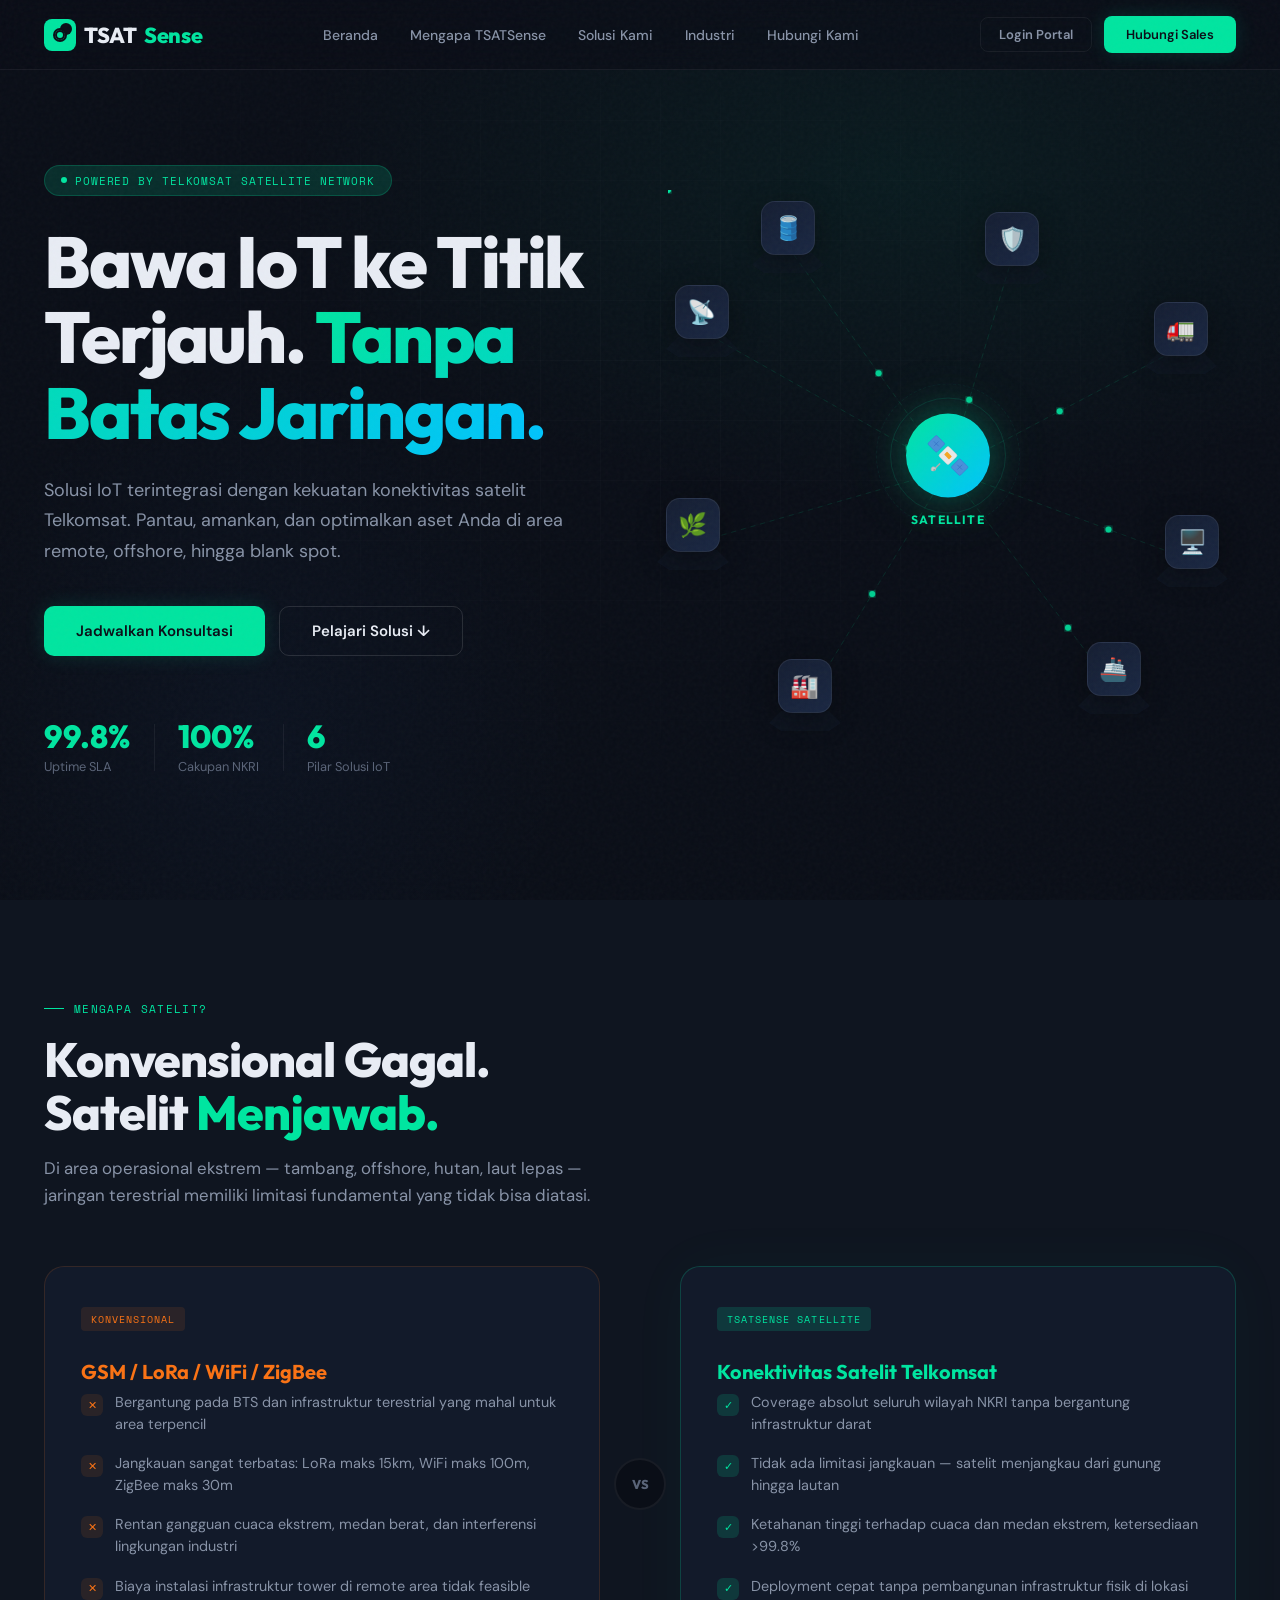
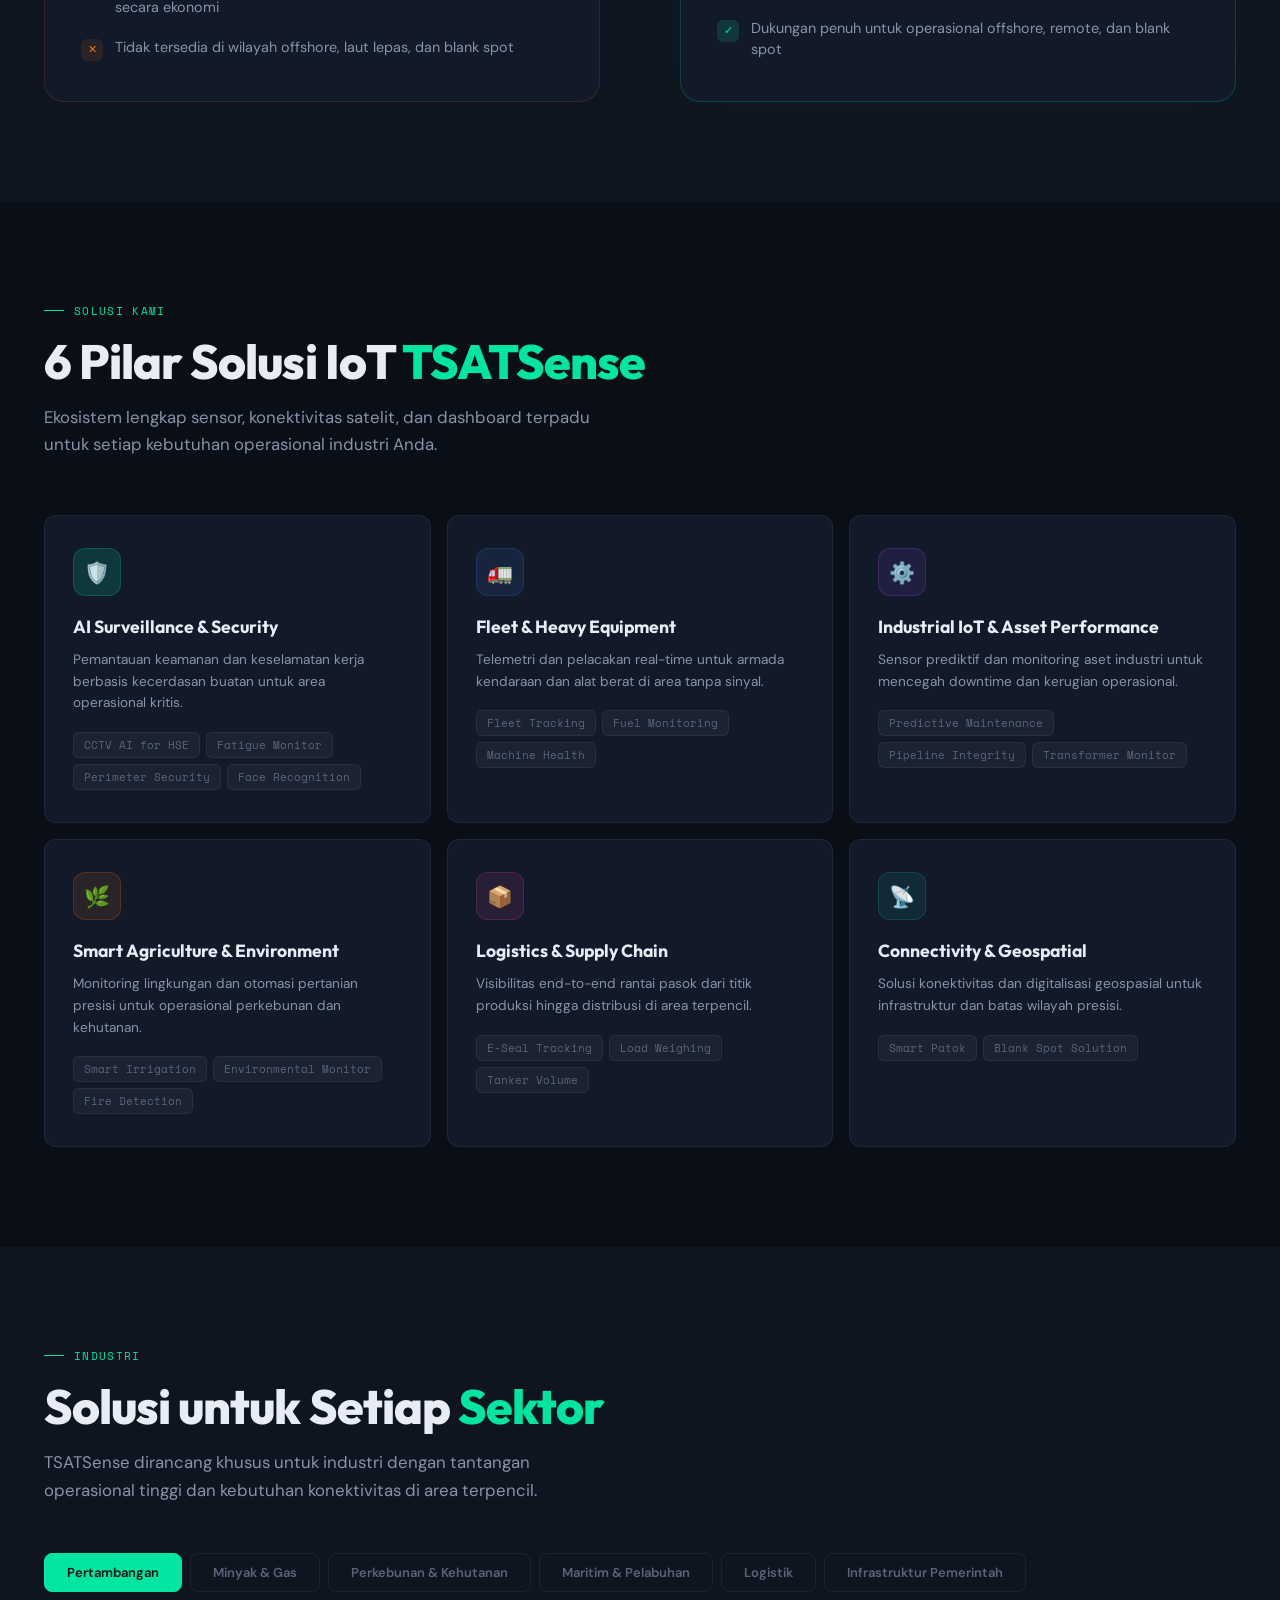
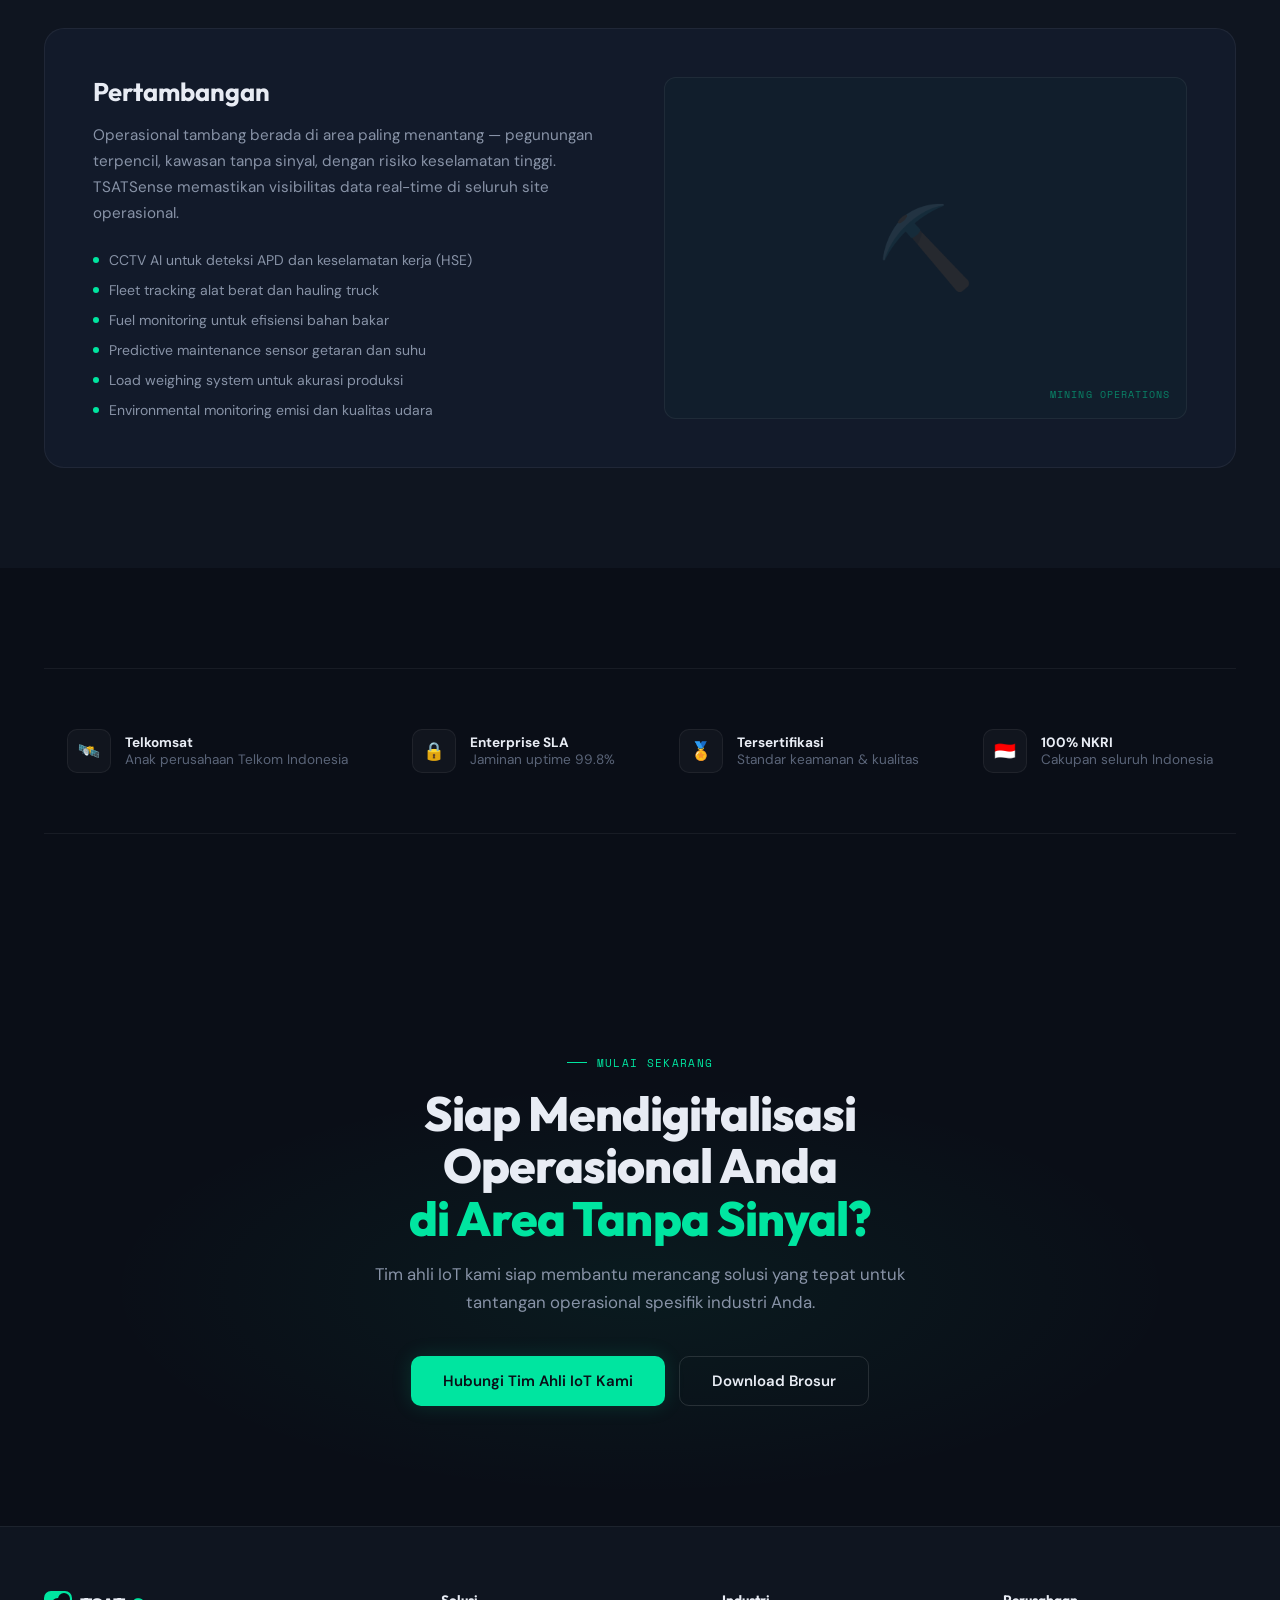
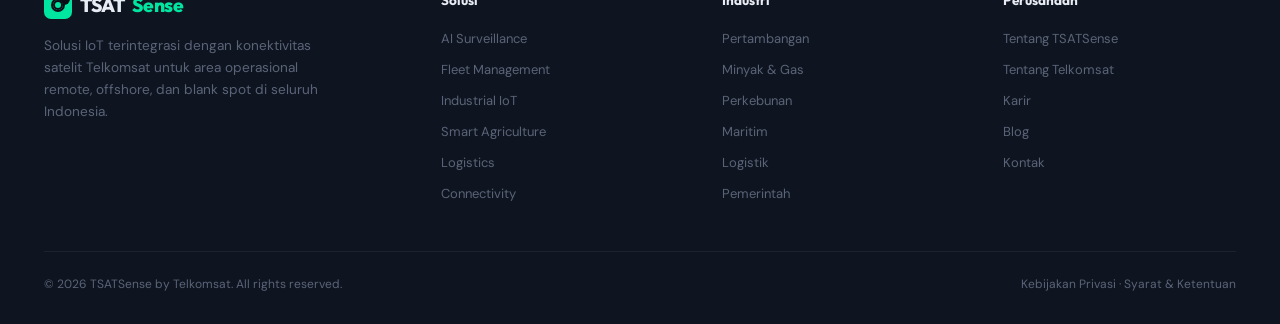
<file: index.html>
<!DOCTYPE html>
<html lang="id">
<head>
  <meta charset="UTF-8">
  <meta name="viewport" content="width=device-width, initial-scale=1.0">
  <meta name="description" content="TSATSense — Solusi IoT terintegrasi dengan konektivitas satelit Telkomsat untuk area remote, offshore, dan blank spot di seluruh Indonesia.">
  <meta name="keywords" content="IoT, satelit, Telkomsat, TSATSense, remote monitoring, offshore, Indonesia">
  <meta name="author" content="Telkomsat">

  <title>TSATSense — IoT Tanpa Batas Jaringan | Telkomsat</title>

  <!-- Favicon placeholder -->
  <link rel="icon" type="image/svg+xml" href="data:image/svg+xml,<svg xmlns='http://www.w3.org/2000/svg' viewBox='0 0 32 32'><rect width='32' height='32' rx='6' fill='%2300e5a0'/><circle cx='16' cy='14' r='6' fill='%230a0e17'/><path d='M10 22c0-3.3 2.7-6 6-6s6 2.7 6 6' fill='none' stroke='%230a0e17' stroke-width='2'/></svg>">

  <!-- Google Fonts -->
  <link rel="preconnect" href="https://fonts.googleapis.com">
  <link rel="preconnect" href="https://fonts.gstatic.com" crossorigin>
  <link href="https://fonts.googleapis.com/css2?family=DM+Sans:ital,opsz,wght@0,9..40,300;0,9..40,400;0,9..40,500;0,9..40,600;0,9..40,700;1,9..40,400&family=Outfit:wght@400;500;600;700;800;900&family=Space+Mono:wght@400;700&display=swap" rel="stylesheet">

  <!-- Stylesheet -->
  <link rel="stylesheet" href="styles.css">
</head>
<body>

  <!-- ============================================================
       NAVBAR
       ============================================================ -->
  <nav class="navbar" id="navbar">
    <div class="container">
      <a href="#" class="nav-logo">
        <div class="logo-icon"></div>
        TSAT<span>Sense</span>
      </a>

      <ul class="nav-links">
        <li><a href="#hero">Beranda</a></li>
        <li><a href="#challenge">Mengapa TSATSense</a></li>
        <li><a href="#solutions">Solusi Kami</a></li>
        <li><a href="#industries">Industri</a></li>
        <li><a href="#contact">Hubungi Kami</a></li>
      </ul>

      <div class="nav-actions">
        <button class="btn-ghost" onclick="openLoginModal()">Login Portal</button>
        <button class="btn-primary" onclick="openModal()">Hubungi Sales</button>
      </div>

      <button class="mobile-toggle" onclick="openMobileNav()" aria-label="Menu">
        <span></span><span></span><span></span>
      </button>
    </div>
  </nav>

  <!-- Mobile Navigation Overlay -->
  <div class="mobile-nav-overlay" id="mobileNav">
    <button class="mobile-nav-close" onclick="closeMobileNav()" aria-label="Tutup Menu">✕</button>
    <a href="#hero">Beranda</a>
    <a href="#challenge">Mengapa TSATSense</a>
    <a href="#solutions">Solusi Kami</a>
    <a href="#industries">Industri</a>
    <a href="#contact">Hubungi Kami</a>
    <button class="btn-primary btn-lg" onclick="closeMobileNav(); openModal();">Hubungi Sales</button>
  </div>


  <!-- ============================================================
       HERO SECTION
       ============================================================ -->
  <section class="hero" id="hero">
    <div class="hero-bg">
      <div class="hero-grid"></div>
    </div>

    <div class="container">
      <!-- Left: Text Content -->
      <div class="hero-content">
        <div class="hero-badge">
          <span class="pulse"></span>
          Powered by Telkomsat Satellite Network
        </div>

        <h1>Bawa IoT ke Titik Terjauh. <span class="highlight">Tanpa Batas Jaringan.</span></h1>

        <p class="hero-sub">
          Solusi IoT terintegrasi dengan kekuatan konektivitas satelit Telkomsat.
          Pantau, amankan, dan optimalkan aset Anda di area remote, offshore, hingga blank spot.
        </p>

        <div class="hero-actions">
          <button class="btn-primary btn-lg" onclick="openModal()">Jadwalkan Konsultasi</button>
          <button class="btn-outline" onclick="scrollToSection('solutions')">Pelajari Solusi ↓</button>
        </div>

        <div class="hero-stats">
          <div class="hero-stat">
            <div class="num">99.8%</div>
            <div class="label">Uptime SLA</div>
          </div>
          <div class="hero-stat">
            <div class="num">100%</div>
            <div class="label">Cakupan NKRI</div>
          </div>
          <div class="hero-stat">
            <div class="num">6</div>
            <div class="label">Pilar Solusi IoT</div>
          </div>
        </div>
      </div>

      <!-- Right: Isometric IoT Network Illustration -->
      <div class="hero-illustration" id="isoIllustration">
        <!-- SVG connection lines (drawn dynamically by JS) -->
        <svg class="iso-connections" id="isoLines" preserveAspectRatio="xMidYMid meet"></svg>

        <!-- Central Hub: Satellite -->
        <div class="iso-hub">
          <div class="hub-core">
            <svg class="sat-icon" viewBox="0 0 64 64" fill="none" xmlns="http://www.w3.org/2000/svg">
              <rect x="6" y="6" width="18" height="18" rx="2" transform="rotate(45 15 15)" fill="#4A90D9" stroke="#3B7DD8" stroke-width="1"/>
              <line x1="10" y1="15" x2="20" y2="15" stroke="#2C6BC0" stroke-width="0.8" transform="rotate(45 15 15)"/>
              <line x1="15" y1="10" x2="15" y2="20" stroke="#2C6BC0" stroke-width="0.8" transform="rotate(45 15 15)"/>
              <rect x="40" y="40" width="18" height="18" rx="2" transform="rotate(45 49 49)" fill="#4A90D9" stroke="#3B7DD8" stroke-width="1"/>
              <line x1="44" y1="49" x2="54" y2="49" stroke="#2C6BC0" stroke-width="0.8" transform="rotate(45 49 49)"/>
              <line x1="49" y1="44" x2="49" y2="54" stroke="#2C6BC0" stroke-width="0.8" transform="rotate(45 49 49)"/>
              <rect x="22" y="22" width="20" height="20" rx="3" transform="rotate(45 32 32)" fill="#E8E8E8" stroke="#D0D0D0" stroke-width="0.8"/>
              <rect x="27" y="29" width="10" height="6" rx="1" transform="rotate(45 32 32)" fill="#F5A623"/>
              <line x1="20" y1="44" x2="12" y2="52" stroke="#B0B0B0" stroke-width="2" stroke-linecap="round"/>
              <path d="M14 50C10 46 6 50 8 54C12 56 16 52 14 50Z" fill="#C8C8C8" stroke="#B0B0B0" stroke-width="0.8"/>
              <circle cx="12" cy="53" r="1.5" fill="#A0A0A0"/>
            </svg>
          </div>
          <span class="hub-label">SATELLITE</span>
        </div>

        <!-- Node 1: Oil & Gas -->
        <div class="iso-node node-1 float-1" data-node="1">
          <div class="iso-icon">🛢️</div>
          <div class="iso-platform"><svg viewBox="0 0 72 20" fill="none"><path d="M12 0H60L72 12L60 20H12L0 12L12 0Z" fill="#111827" opacity="0.5"/></svg></div>
          <span class="iso-label">Oil & Gas</span>
        </div>

        <!-- Node 2: AI Security -->
        <div class="iso-node node-2 float-2" data-node="2">
          <div class="iso-icon">🛡️</div>
          <div class="iso-platform"><svg viewBox="0 0 72 20" fill="none"><path d="M12 0H60L72 12L60 20H12L0 12L12 0Z" fill="#111827" opacity="0.5"/></svg></div>
          <span class="iso-label">AI Security</span>
        </div>

        <!-- Node 3: Fleet -->
        <div class="iso-node node-3 float-3" data-node="3">
          <div class="iso-icon">🚛</div>
          <div class="iso-platform"><svg viewBox="0 0 72 20" fill="none"><path d="M12 0H60L72 12L60 20H12L0 12L12 0Z" fill="#111827" opacity="0.5"/></svg></div>
          <span class="iso-label">Fleet</span>
        </div>

        <!-- Node 4: Dashboard -->
        <div class="iso-node node-4 float-4" data-node="4">
          <div class="iso-icon">🖥️</div>
          <div class="iso-platform"><svg viewBox="0 0 72 20" fill="none"><path d="M12 0H60L72 12L60 20H12L0 12L12 0Z" fill="#111827" opacity="0.5"/></svg></div>
          <span class="iso-label">Dashboard</span>
        </div>

        <!-- Node 5: Maritime -->
        <div class="iso-node node-5 float-5" data-node="5">
          <div class="iso-icon">🚢</div>
          <div class="iso-platform"><svg viewBox="0 0 72 20" fill="none"><path d="M12 0H60L72 12L60 20H12L0 12L12 0Z" fill="#111827" opacity="0.5"/></svg></div>
          <span class="iso-label">Maritime</span>
        </div>

        <!-- Node 6: Industrial -->
        <div class="iso-node node-6 float-6" data-node="6">
          <div class="iso-icon">🏭</div>
          <div class="iso-platform"><svg viewBox="0 0 72 20" fill="none"><path d="M12 0H60L72 12L60 20H12L0 12L12 0Z" fill="#111827" opacity="0.5"/></svg></div>
          <span class="iso-label">Industrial</span>
        </div>

        <!-- Node 7: Agriculture -->
        <div class="iso-node node-7 float-7" data-node="7">
          <div class="iso-icon">🌿</div>
          <div class="iso-platform"><svg viewBox="0 0 72 20" fill="none"><path d="M12 0H60L72 12L60 20H12L0 12L12 0Z" fill="#111827" opacity="0.5"/></svg></div>
          <span class="iso-label">Agriculture</span>
        </div>

        <!-- Node 8: Connectivity -->
        <div class="iso-node node-8 float-8" data-node="8">
          <div class="iso-icon">📡</div>
          <div class="iso-platform"><svg viewBox="0 0 72 20" fill="none"><path d="M12 0H60L72 12L60 20H12L0 12L12 0Z" fill="#111827" opacity="0.5"/></svg></div>
          <span class="iso-label">Connectivity</span>
        </div>
      </div>
    </div>
  </section>


  <!-- ============================================================
       CHALLENGE SECTION — Satellite vs Conventional
       ============================================================ -->
  <section class="challenge" id="challenge">
    <div class="container">
      <div class="section-label reveal">Mengapa Satelit?</div>
      <h2 class="section-title reveal">Konvensional Gagal.<br>Satelit <span style="color:var(--accent)">Menjawab.</span></h2>
      <p class="section-desc reveal">Di area operasional ekstrem — tambang, offshore, hutan, laut lepas — jaringan terestrial memiliki limitasi fundamental yang tidak bisa diatasi.</p>

      <div class="challenge-grid reveal">
        <!-- Conventional -->
        <div class="comparison-col conventional">
          <span class="tag">Konvensional</span>
          <h3>GSM / LoRa / WiFi / ZigBee</h3>
          <ul class="compare-items">
            <li><span class="icon">✕</span> Bergantung pada BTS dan infrastruktur terestrial yang mahal untuk area terpencil</li>
            <li><span class="icon">✕</span> Jangkauan sangat terbatas: LoRa maks 15km, WiFi maks 100m, ZigBee maks 30m</li>
            <li><span class="icon">✕</span> Rentan gangguan cuaca ekstrem, medan berat, dan interferensi lingkungan industri</li>
            <li><span class="icon">✕</span> Biaya instalasi infrastruktur tower di remote area tidak feasible secara ekonomi</li>
            <li><span class="icon">✕</span> Tidak tersedia di wilayah offshore, laut lepas, dan blank spot</li>
          </ul>
        </div>

        <!-- VS Divider -->
        <div class="vs-divider">
          <div class="vs-badge">VS</div>
        </div>

        <!-- Satellite -->
        <div class="comparison-col satellite">
          <span class="tag">TSATSense Satellite</span>
          <h3>Konektivitas Satelit Telkomsat</h3>
          <ul class="compare-items">
            <li><span class="icon">✓</span> Coverage absolut seluruh wilayah NKRI tanpa bergantung infrastruktur darat</li>
            <li><span class="icon">✓</span> Tidak ada limitasi jangkauan — satelit menjangkau dari gunung hingga lautan</li>
            <li><span class="icon">✓</span> Ketahanan tinggi terhadap cuaca dan medan ekstrem, ketersediaan &gt;99.8%</li>
            <li><span class="icon">✓</span> Deployment cepat tanpa pembangunan infrastruktur fisik di lokasi</li>
            <li><span class="icon">✓</span> Dukungan penuh untuk operasional offshore, remote, dan blank spot</li>
          </ul>
        </div>
      </div>
    </div>
  </section>


  <!-- ============================================================
       SOLUTIONS SECTION — 6 Pillars
       ============================================================ -->
  <section class="solutions" id="solutions">
    <div class="container">
      <div class="section-label reveal">Solusi Kami</div>
      <h2 class="section-title reveal">6 Pilar Solusi IoT <span style="color:var(--accent)">TSATSense</span></h2>
      <p class="section-desc reveal">Ekosistem lengkap sensor, konektivitas satelit, dan dashboard terpadu untuk setiap kebutuhan operasional industri Anda.</p>

      <div class="solutions-grid">
        <div class="solution-card reveal">
          <div class="card-icon">🛡️</div>
          <h3>AI Surveillance & Security</h3>
          <p>Pemantauan keamanan dan keselamatan kerja berbasis kecerdasan buatan untuk area operasional kritis.</p>
          <div class="card-tags">
            <span class="card-tag">CCTV AI for HSE</span>
            <span class="card-tag">Fatigue Monitor</span>
            <span class="card-tag">Perimeter Security</span>
            <span class="card-tag">Face Recognition</span>
          </div>
        </div>

        <div class="solution-card reveal">
          <div class="card-icon">🚛</div>
          <h3>Fleet & Heavy Equipment</h3>
          <p>Telemetri dan pelacakan real-time untuk armada kendaraan dan alat berat di area tanpa sinyal.</p>
          <div class="card-tags">
            <span class="card-tag">Fleet Tracking</span>
            <span class="card-tag">Fuel Monitoring</span>
            <span class="card-tag">Machine Health</span>
          </div>
        </div>

        <div class="solution-card reveal">
          <div class="card-icon">⚙️</div>
          <h3>Industrial IoT & Asset Performance</h3>
          <p>Sensor prediktif dan monitoring aset industri untuk mencegah downtime dan kerugian operasional.</p>
          <div class="card-tags">
            <span class="card-tag">Predictive Maintenance</span>
            <span class="card-tag">Pipeline Integrity</span>
            <span class="card-tag">Transformer Monitor</span>
          </div>
        </div>

        <div class="solution-card reveal">
          <div class="card-icon">🌿</div>
          <h3>Smart Agriculture & Environment</h3>
          <p>Monitoring lingkungan dan otomasi pertanian presisi untuk operasional perkebunan dan kehutanan.</p>
          <div class="card-tags">
            <span class="card-tag">Smart Irrigation</span>
            <span class="card-tag">Environmental Monitor</span>
            <span class="card-tag">Fire Detection</span>
          </div>
        </div>

        <div class="solution-card reveal">
          <div class="card-icon">📦</div>
          <h3>Logistics & Supply Chain</h3>
          <p>Visibilitas end-to-end rantai pasok dari titik produksi hingga distribusi di area terpencil.</p>
          <div class="card-tags">
            <span class="card-tag">E-Seal Tracking</span>
            <span class="card-tag">Load Weighing</span>
            <span class="card-tag">Tanker Volume</span>
          </div>
        </div>

        <div class="solution-card reveal">
          <div class="card-icon">📡</div>
          <h3>Connectivity & Geospatial</h3>
          <p>Solusi konektivitas dan digitalisasi geospasial untuk infrastruktur dan batas wilayah presisi.</p>
          <div class="card-tags">
            <span class="card-tag">Smart Patok</span>
            <span class="card-tag">Blank Spot Solution</span>
          </div>
        </div>
      </div>
    </div>
  </section>


  <!-- ============================================================
       INDUSTRIES SECTION — Tabbed panels
       ============================================================ -->
  <section class="industries" id="industries">
    <div class="container">
      <div class="section-label reveal">Industri</div>
      <h2 class="section-title reveal">Solusi untuk Setiap <span style="color:var(--accent)">Sektor</span></h2>
      <p class="section-desc reveal">TSATSense dirancang khusus untuk industri dengan tantangan operasional tinggi dan kebutuhan konektivitas di area terpencil.</p>

      <!-- Tabs -->
      <div class="industries-tabs reveal">
        <button class="ind-tab active" data-panel="mining">Pertambangan</button>
        <button class="ind-tab" data-panel="oilgas">Minyak & Gas</button>
        <button class="ind-tab" data-panel="agri">Perkebunan & Kehutanan</button>
        <button class="ind-tab" data-panel="maritime">Maritim & Pelabuhan</button>
        <button class="ind-tab" data-panel="logistics">Logistik</button>
        <button class="ind-tab" data-panel="government">Infrastruktur Pemerintah</button>
      </div>

      <!-- Panel: Mining -->
      <div class="industry-panel active" id="panel-mining">
        <div class="industry-info">
          <h3>Pertambangan</h3>
          <p>Operasional tambang berada di area paling menantang — pegunungan terpencil, kawasan tanpa sinyal, dengan risiko keselamatan tinggi. TSATSense memastikan visibilitas data real-time di seluruh site operasional.</p>
          <ul class="use-case-list">
            <li><span class="dot"></span> CCTV AI untuk deteksi APD dan keselamatan kerja (HSE)</li>
            <li><span class="dot"></span> Fleet tracking alat berat dan hauling truck</li>
            <li><span class="dot"></span> Fuel monitoring untuk efisiensi bahan bakar</li>
            <li><span class="dot"></span> Predictive maintenance sensor getaran dan suhu</li>
            <li><span class="dot"></span> Load weighing system untuk akurasi produksi</li>
            <li><span class="dot"></span> Environmental monitoring emisi dan kualitas udara</li>
          </ul>
        </div>
        <div class="industry-visual">
          <div class="big-icon">⛏️</div>
          <span class="overlay-text">mining operations</span>
        </div>
      </div>

      <!-- Panel: Oil & Gas -->
      <div class="industry-panel" id="panel-oilgas">
        <div class="industry-info">
          <h3>Minyak & Gas</h3>
          <p>Platform offshore dan fasilitas onshore terpencil membutuhkan monitoring 24/7 tanpa kompromi. TSATSense menjamin aliran data kontinu via satelit untuk keamanan dan efisiensi.</p>
          <ul class="use-case-list">
            <li><span class="dot"></span> Pipeline integrity monitoring & deteksi kebocoran</li>
            <li><span class="dot"></span> Tanker volume & stock monitoring real-time</li>
            <li><span class="dot"></span> Fatigue & distraction monitoring untuk operator</li>
            <li><span class="dot"></span> Smart perimeter security platform offshore</li>
            <li><span class="dot"></span> Machine health monitoring peralatan kritis</li>
          </ul>
        </div>
        <div class="industry-visual">
          <div class="big-icon">🛢️</div>
          <span class="overlay-text">oil & gas operations</span>
        </div>
      </div>

      <!-- Panel: Agriculture -->
      <div class="industry-panel" id="panel-agri">
        <div class="industry-info">
          <h3>Perkebunan & Kehutanan</h3>
          <p>Lahan perkebunan dan kawasan hutan yang luas memerlukan monitoring jarak jauh untuk irigasi, deteksi kebakaran, dan pemantauan lingkungan.</p>
          <ul class="use-case-list">
            <li><span class="dot"></span> Smart irrigation & fertigation otomatis</li>
            <li><span class="dot"></span> Fire detection system untuk hotspot lahan</li>
            <li><span class="dot"></span> Environmental monitoring kualitas udara dan emisi</li>
            <li><span class="dot"></span> Smart Patok untuk digitalisasi batas lahan</li>
          </ul>
        </div>
        <div class="industry-visual">
          <div class="big-icon">🌴</div>
          <span class="overlay-text">agriculture & forestry</span>
        </div>
      </div>

      <!-- Panel: Maritime -->
      <div class="industry-panel" id="panel-maritime">
        <div class="industry-info">
          <h3>Maritim & Pelabuhan</h3>
          <p>Konektivitas di laut lepas adalah tantangan terbesar sektor maritim. Satelit Telkomsat menjadi satu-satunya solusi yang andal untuk pemantauan kapal dan operasional pelabuhan.</p>
          <ul class="use-case-list">
            <li><span class="dot"></span> Fleet tracking kapal dan armada laut</li>
            <li><span class="dot"></span> E-Seal & container tracking</li>
            <li><span class="dot"></span> CCTV AI surveillance pelabuhan</li>
            <li><span class="dot"></span> Blank spot connectivity di perairan</li>
          </ul>
        </div>
        <div class="industry-visual">
          <div class="big-icon">🚢</div>
          <span class="overlay-text">maritime operations</span>
        </div>
      </div>

      <!-- Panel: Logistics -->
      <div class="industry-panel" id="panel-logistics">
        <div class="industry-info">
          <h3>Logistik</h3>
          <p>Rantai pasok yang melewati area terpencil membutuhkan visibilitas real-time dari titik muat hingga tujuan akhir.</p>
          <ul class="use-case-list">
            <li><span class="dot"></span> E-Seal & container tracking end-to-end</li>
            <li><span class="dot"></span> Load weighing system akurasi volume</li>
            <li><span class="dot"></span> Tanker volume & stock monitoring</li>
            <li><span class="dot"></span> Fleet tracking lintas wilayah</li>
          </ul>
        </div>
        <div class="industry-visual">
          <div class="big-icon">📦</div>
          <span class="overlay-text">logistics & supply chain</span>
        </div>
      </div>

      <!-- Panel: Government -->
      <div class="industry-panel" id="panel-government">
        <div class="industry-info">
          <h3>Infrastruktur Pemerintah</h3>
          <p>Mendukung digitalisasi infrastruktur publik dan pemantauan aset pemerintah di wilayah 3T (Terdepan, Terluar, Tertinggal).</p>
          <ul class="use-case-list">
            <li><span class="dot"></span> Smart Patok digitalisasi batas wilayah</li>
            <li><span class="dot"></span> Blank spot connectivity untuk wilayah 3T</li>
            <li><span class="dot"></span> Smart transformer monitoring jaringan listrik</li>
            <li><span class="dot"></span> Runway inspection system bandara perintis</li>
          </ul>
        </div>
        <div class="industry-visual">
          <div class="big-icon">🏛️</div>
          <span class="overlay-text">government infrastructure</span>
        </div>
      </div>
    </div>
  </section>


  <!-- ============================================================
       TRUST SECTION
       ============================================================ -->
  <section class="trust" id="trust">
    <div class="container">
      <div class="trust-bar reveal">
        <div class="trust-item">
          <div class="trust-icon">🛰️</div>
          <div>
            <strong style="display:block;color:var(--text-primary)">Telkomsat</strong>
            Anak perusahaan Telkom Indonesia
          </div>
        </div>
        <div class="trust-item">
          <div class="trust-icon">🔒</div>
          <div>
            <strong style="display:block;color:var(--text-primary)">Enterprise SLA</strong>
            Jaminan uptime 99.8%
          </div>
        </div>
        <div class="trust-item">
          <div class="trust-icon">🏅</div>
          <div>
            <strong style="display:block;color:var(--text-primary)">Tersertifikasi</strong>
            Standar keamanan & kualitas
          </div>
        </div>
        <div class="trust-item">
          <div class="trust-icon">🇮🇩</div>
          <div>
            <strong style="display:block;color:var(--text-primary)">100% NKRI</strong>
            Cakupan seluruh Indonesia
          </div>
        </div>
      </div>
    </div>
  </section>


  <!-- ============================================================
       FINAL CTA
       ============================================================ -->
  <section class="final-cta" id="contact">
    <div class="container">
      <div class="section-label" style="justify-content:center">Mulai Sekarang</div>
      <h2 class="section-title reveal">Siap Mendigitalisasi Operasional Anda<br><span style="color:var(--accent)">di Area Tanpa Sinyal?</span></h2>
      <p class="section-desc reveal">Tim ahli IoT kami siap membantu merancang solusi yang tepat untuk tantangan operasional spesifik industri Anda.</p>
      <div class="cta-actions reveal">
        <button class="btn-primary btn-lg" onclick="openModal()">Hubungi Tim Ahli IoT Kami</button>
        <button class="btn-outline" onclick="openModal()">Download Brosur</button>
      </div>
    </div>
  </section>


  <!-- ============================================================
       FOOTER
       ============================================================ -->
  <footer class="footer">
    <div class="container">
      <div class="footer-grid">
        <div class="footer-brand">
          <a href="#" class="nav-logo" style="font-size:1.2rem;">
            <div class="logo-icon" style="width:28px;height:28px;border-radius:7px;"></div>
            TSAT<span>Sense</span>
          </a>
          <p>Solusi IoT terintegrasi dengan konektivitas satelit Telkomsat untuk area operasional remote, offshore, dan blank spot di seluruh Indonesia.</p>
        </div>
        <div class="footer-col">
          <h4>Solusi</h4>
          <ul>
            <li><a href="#solutions">AI Surveillance</a></li>
            <li><a href="#solutions">Fleet Management</a></li>
            <li><a href="#solutions">Industrial IoT</a></li>
            <li><a href="#solutions">Smart Agriculture</a></li>
            <li><a href="#solutions">Logistics</a></li>
            <li><a href="#solutions">Connectivity</a></li>
          </ul>
        </div>
        <div class="footer-col">
          <h4>Industri</h4>
          <ul>
            <li><a href="#industries">Pertambangan</a></li>
            <li><a href="#industries">Minyak & Gas</a></li>
            <li><a href="#industries">Perkebunan</a></li>
            <li><a href="#industries">Maritim</a></li>
            <li><a href="#industries">Logistik</a></li>
            <li><a href="#industries">Pemerintah</a></li>
          </ul>
        </div>
        <div class="footer-col">
          <h4>Perusahaan</h4>
          <ul>
            <li><a href="#">Tentang TSATSense</a></li>
            <li><a href="#">Tentang Telkomsat</a></li>
            <li><a href="#">Karir</a></li>
            <li><a href="#">Blog</a></li>
            <li><a href="#">Kontak</a></li>
          </ul>
        </div>
      </div>
      <div class="footer-bottom">
        <span>&copy; 2026 TSATSense by Telkomsat. All rights reserved.</span>
        <span>Kebijakan Privasi &middot; Syarat & Ketentuan</span>
      </div>
    </div>
  </footer>


  <!-- ============================================================
       CONTACT MODAL
       ============================================================ -->
  <div class="modal-overlay" id="contactModal">
    <div class="modal">
      <button class="modal-close" onclick="closeModal()">✕</button>
      <h3>Konsultasi Solusi IoT</h3>
      <p>Tim kami akan menghubungi Anda dalam 1×24 jam kerja.</p>
      <div>
        <div class="form-row">
          <div class="form-group">
            <label for="form-name">Nama Lengkap</label>
            <input type="text" id="form-name" placeholder="John Doe">
          </div>
          <div class="form-group">
            <label for="form-title">Jabatan</label>
            <input type="text" id="form-title" placeholder="IT Director">
          </div>
        </div>
        <div class="form-group">
          <label for="form-company">Perusahaan</label>
          <input type="text" id="form-company" placeholder="PT Contoh Tbk">
        </div>
        <div class="form-row">
          <div class="form-group">
            <label for="form-email">Email Bisnis</label>
            <input type="email" id="form-email" placeholder="john@company.com">
          </div>
          <div class="form-group">
            <label for="form-phone">No. Telepon</label>
            <input type="tel" id="form-phone" placeholder="+62 812 xxxx xxxx">
          </div>
        </div>
        <div class="form-group">
          <label for="form-industry">Industri</label>
          <select id="form-industry">
            <option value="">Pilih industri Anda</option>
            <option>Pertambangan</option>
            <option>Minyak & Gas</option>
            <option>Perkebunan / Kehutanan</option>
            <option>Maritim / Pelabuhan</option>
            <option>Logistik</option>
            <option>Infrastruktur Pemerintah</option>
            <option>Lainnya</option>
          </select>
        </div>
        <div class="form-group">
          <label for="form-message">Tantangan yang Ingin Diselesaikan</label>
          <textarea id="form-message" placeholder="Ceritakan kebutuhan IoT Anda..."></textarea>
        </div>
        <button class="btn-primary btn-lg form-submit" onclick="submitForm()">Kirim Permintaan Konsultasi</button>
      </div>
    </div>
  </div>


  <!-- Login Modal -->
  <div class="modal-overlay" id="loginModal">
    <div class="modal" style="max-width: 420px;">
      <button class="modal-close" onclick="closeLoginModal()">✕</button>
      <h3>Login Portal</h3>
      <p>Masukkan kredensial Anda untuk mengakses dashboard.</p>
      <div>
        <div class="form-group">
          <label for="login-username">Username</label>
          <input type="text" id="login-username" placeholder="Username" autocomplete="username">
        </div>
        <div class="form-group">
          <label for="login-password">Password</label>
          <input type="password" id="login-password" placeholder="Password" autocomplete="current-password">
        </div>
        <div id="login-error" style="display:none; color:#f97316; font-size:0.82rem; margin-bottom:12px;">
          Username atau password salah.
        </div>
        <button class="btn-primary btn-lg form-submit" onclick="submitLoginForm()">Masuk</button>
      </div>
    </div>
  </div>

  <!-- JavaScript -->
  <script src="main.js"></script>
</body>
</html>
</file>
<file: styles.css>
/* ================================================================
   TSATSense — IoT Tanpa Batas Jaringan | Telkomsat
   Main Stylesheet
   ================================================================ */

/* ============ RESET & VARIABLES ============ */
*, *::before, *::after { margin: 0; padding: 0; box-sizing: border-box; }

:root {
  --bg-primary: #0a0e17;
  --bg-secondary: #0f1520;
  --bg-card: #121a2a;
  --bg-card-hover: #182036;
  --accent: #00e5a0;
  --accent-dim: #00b87d;
  --accent-glow: rgba(0,229,160,0.15);
  --accent-blue: #3b82f6;
  --accent-orange: #f97316;
  --text-primary: #e8ecf4;
  --text-secondary: #8893a7;
  --text-muted: #5a6478;
  --border: rgba(255,255,255,0.06);
  --border-accent: rgba(0,229,160,0.2);
  --font-display: 'Outfit', sans-serif;
  --font-body: 'DM Sans', sans-serif;
  --font-mono: 'Space Mono', monospace;
  --radius: 12px;
  --radius-lg: 20px;
  --ease: cubic-bezier(0.22, 1, 0.36, 1);
}

html { scroll-behavior: smooth; font-size: 16px; }

body {
  font-family: var(--font-body);
  background: var(--bg-primary);
  color: var(--text-primary);
  overflow-x: hidden;
  -webkit-font-smoothing: antialiased;
}

a { color: inherit; text-decoration: none; }
img { max-width: 100%; display: block; }
button { font-family: inherit; cursor: pointer; border: none; background: none; }

/* ============ GRAIN OVERLAY ============ */
body::after {
  content: '';
  position: fixed;
  inset: 0;
  pointer-events: none;
  z-index: 9999;
  opacity: 0.03;
  background-image: url("data:image/svg+xml,%3Csvg viewBox='0 0 256 256' xmlns='http://www.w3.org/2000/svg'%3E%3Cfilter id='n'%3E%3CfeTurbulence type='fractalNoise' baseFrequency='0.9' numOctaves='4' stitchTiles='stitch'/%3E%3C/filter%3E%3Crect width='100%25' height='100%25' filter='url(%23n)'/%3E%3C/svg%3E");
}

/* ============ UTILITY ============ */
.container { max-width: 1240px; margin: 0 auto; padding: 0 24px; }
.sr-only { position: absolute; width: 1px; height: 1px; clip: rect(0,0,0,0); overflow: hidden; }


/* ================================================================
   NAVBAR
   ================================================================ */
.navbar {
  position: fixed; top: 0; left: 0; right: 0; z-index: 1000;
  padding: 16px 0;
  background: rgba(10,14,23,0.7);
  backdrop-filter: blur(20px);
  -webkit-backdrop-filter: blur(20px);
  border-bottom: 1px solid var(--border);
  transition: padding 0.3s var(--ease), background 0.3s;
}
.navbar.scrolled { padding: 10px 0; background: rgba(10,14,23,0.92); }
.navbar .container { display: flex; align-items: center; justify-content: space-between; }

.nav-logo {
  font-family: var(--font-display);
  font-weight: 800; font-size: 1.35rem;
  letter-spacing: -0.02em;
  display: flex; align-items: center; gap: 8px;
}
.nav-logo .logo-icon {
  width: 32px; height: 32px;
  background: var(--accent);
  border-radius: 8px;
  display: grid; place-items: center;
  position: relative;
}
.nav-logo .logo-icon::after {
  content: '';
  width: 10px; height: 10px;
  border: 2px solid var(--bg-primary);
  border-radius: 50%;
  box-shadow: 0 0 0 2px var(--bg-primary), 6px -6px 0 0 var(--bg-primary), 6px -6px 0 1px var(--bg-primary);
}
.nav-logo span { color: var(--accent); }

.nav-links { display: flex; align-items: center; gap: 32px; list-style: none; }
.nav-links a {
  font-size: 0.875rem; font-weight: 500;
  color: var(--text-secondary);
  transition: color 0.2s;
  position: relative;
}
.nav-links a:hover { color: var(--text-primary); }
.nav-links a::after {
  content: '';
  position: absolute; bottom: -4px; left: 0; right: 0;
  height: 2px; background: var(--accent);
  transform: scaleX(0); transform-origin: left;
  transition: transform 0.3s var(--ease);
}
.nav-links a:hover::after { transform: scaleX(1); }

.nav-actions { display: flex; align-items: center; gap: 12px; }

/* ---- Buttons (shared) ---- */
.btn-ghost {
  padding: 8px 18px;
  font-size: 0.8125rem; font-weight: 600;
  color: var(--text-secondary);
  border: 1px solid var(--border);
  border-radius: 8px;
  transition: all 0.25s;
}
.btn-ghost:hover { color: var(--text-primary); border-color: rgba(255,255,255,0.15); }

.btn-primary {
  padding: 10px 22px;
  font-size: 0.8125rem; font-weight: 600;
  color: var(--bg-primary);
  background: var(--accent);
  border-radius: 8px;
  transition: all 0.25s;
  box-shadow: 0 0 20px rgba(0,229,160,0.15);
}
.btn-primary:hover {
  background: #00ffb2;
  box-shadow: 0 0 30px rgba(0,229,160,0.25);
  transform: translateY(-1px);
}

.btn-lg { padding: 14px 32px; font-size: 0.9375rem; border-radius: 10px; }

.btn-outline {
  padding: 14px 32px;
  font-size: 0.9375rem; font-weight: 600;
  color: var(--text-primary);
  border: 1px solid rgba(255,255,255,0.12);
  border-radius: 10px;
  transition: all 0.25s;
}
.btn-outline:hover { border-color: rgba(255,255,255,0.25); background: rgba(255,255,255,0.03); }

/* Mobile nav toggle */
.mobile-toggle { display: none; flex-direction: column; gap: 5px; padding: 4px; }
.mobile-toggle span {
  display: block; width: 22px; height: 2px;
  background: var(--text-primary); border-radius: 2px;
  transition: all 0.3s;
}

/* Mobile nav overlay */
.mobile-nav-overlay {
  display: none;
  position: fixed; inset: 0;
  z-index: 999;
  background: rgba(10,14,23,0.96);
  backdrop-filter: blur(20px);
  -webkit-backdrop-filter: blur(20px);
  flex-direction: column;
  align-items: center;
  justify-content: center;
  gap: 28px;
}
.mobile-nav-overlay.open { display: flex; }
.mobile-nav-overlay a {
  font-family: var(--font-display);
  font-size: 1.4rem;
  font-weight: 700;
  color: var(--text-primary);
  transition: color 0.2s;
}
.mobile-nav-overlay a:hover { color: var(--accent); }
.mobile-nav-close {
  position: absolute; top: 20px; right: 24px;
  width: 40px; height: 40px;
  display: grid; place-items: center;
  font-size: 1.5rem;
  color: var(--text-secondary);
  border-radius: 8px;
  transition: background 0.2s;
}
.mobile-nav-close:hover { background: rgba(255,255,255,0.05); }


/* ================================================================
   HERO
   ================================================================ */
.hero {
  position: relative;
  min-height: 100vh;
  display: flex; align-items: center;
  padding: 120px 0 80px;
  overflow: hidden;
}

/* Background effects */
.hero-bg { position: absolute; inset: 0; z-index: 0; }
.hero-bg::before {
  content: '';
  position: absolute; inset: 0;
  background:
    radial-gradient(ellipse 80% 60% at 70% 20%, rgba(0,229,160,0.06) 0%, transparent 60%),
    radial-gradient(ellipse 50% 80% at 20% 80%, rgba(59,130,246,0.04) 0%, transparent 50%);
}
.hero-grid {
  position: absolute; inset: 0;
  background-image:
    linear-gradient(rgba(255,255,255,0.02) 1px, transparent 1px),
    linear-gradient(90deg, rgba(255,255,255,0.02) 1px, transparent 1px);
  background-size: 60px 60px;
  mask-image: radial-gradient(ellipse 70% 60% at 50% 40%, black, transparent);
}

/* Two-column layout */
.hero .container {
  position: relative; z-index: 1;
  display: grid;
  grid-template-columns: 1fr 1fr;
  gap: 40px;
  align-items: center;
}
.hero-content { max-width: 580px; }

/* Badge */
.hero-badge {
  display: inline-flex; align-items: center; gap: 8px;
  padding: 6px 16px;
  background: var(--accent-glow);
  border: 1px solid var(--border-accent);
  border-radius: 100px;
  font-family: var(--font-mono);
  font-size: 0.7rem;
  color: var(--accent);
  letter-spacing: 0.08em;
  text-transform: uppercase;
  margin-bottom: 28px;
  animation: fadeUp 0.8s var(--ease) both;
}
.hero-badge .pulse {
  width: 6px; height: 6px;
  background: var(--accent);
  border-radius: 50%;
  animation: pulse-dot 2s ease-in-out infinite;
}
@keyframes pulse-dot {
  0%,100% { opacity: 1; transform: scale(1); }
  50%     { opacity: 0.4; transform: scale(0.7); }
}

/* Headline */
.hero h1 {
  font-family: var(--font-display);
  font-size: clamp(2.8rem, 6vw, 4.5rem);
  font-weight: 800;
  line-height: 1.05;
  letter-spacing: -0.03em;
  margin-bottom: 24px;
  animation: fadeUp 0.8s 0.1s var(--ease) both;
}
.hero h1 .highlight {
  background: linear-gradient(135deg, var(--accent), #00c3ff);
  -webkit-background-clip: text;
  -webkit-text-fill-color: transparent;
  background-clip: text;
}

/* Sub-headline */
.hero-sub {
  font-size: 1.125rem;
  line-height: 1.7;
  color: var(--text-secondary);
  max-width: 560px;
  margin-bottom: 40px;
  animation: fadeUp 0.8s 0.2s var(--ease) both;
}

/* CTA buttons */
.hero-actions {
  display: flex; gap: 14px; flex-wrap: wrap;
  animation: fadeUp 0.8s 0.3s var(--ease) both;
}

/* Stats row */
.hero-stats {
  display: flex; gap: 48px; margin-top: 64px;
  animation: fadeUp 0.8s 0.45s var(--ease) both;
}
.hero-stat { position: relative; }
.hero-stat::before {
  content: '';
  position: absolute; left: -24px; top: 4px; bottom: 4px;
  width: 1px; background: var(--border);
}
.hero-stat:first-child::before { display: none; }
.hero-stat .num {
  font-family: var(--font-display);
  font-size: 2rem; font-weight: 800;
  color: var(--accent);
  line-height: 1;
}
.hero-stat .label {
  font-size: 0.8rem;
  color: var(--text-muted);
  margin-top: 6px;
}


/* ================================================================
   ISOMETRIC IoT ILLUSTRATION
   ================================================================ */
.hero-illustration {
  position: relative;
  width: 100%;
  aspect-ratio: 1 / 1;
  max-width: 560px;
  justify-self: center;
  animation: fadeUp 1s 0.5s var(--ease) both;
}

/* Connection lines SVG */
.iso-connections {
  position: absolute; inset: 0; z-index: 1; pointer-events: none;
}
.iso-connections line {
  stroke: rgba(0,229,160,0.1);
  stroke-width: 1;
  stroke-dasharray: 5 5;
  animation: dash-flow 20s linear infinite;
}
@keyframes dash-flow { to { stroke-dashoffset: -200; } }

.iso-connections .line-glow {
  stroke: rgba(0,229,160,0.25);
  stroke-width: 1.5;
  stroke-dasharray: none;
  filter: drop-shadow(0 0 4px rgba(0,229,160,0.2));
  animation: none;
}

/* Data pulse dots */
.data-pulse {
  r: 3; fill: var(--accent); opacity: 0;
  filter: drop-shadow(0 0 4px var(--accent));
}

/* Isometric nodes */
.iso-node {
  position: absolute;
  display: flex; flex-direction: column; align-items: center;
  z-index: 2;
  cursor: default;
}
.iso-node:hover { z-index: 20; }
.iso-node:hover .iso-icon {
  border-color: var(--border-accent);
  box-shadow: 0 10px 32px rgba(0,229,160,0.15);
  transform: translateY(-4px);
}
.iso-node:hover .iso-label { opacity: 1; transform: translateY(0); }

.iso-platform {
  width: 72px; height: 20px;
  position: relative;
  margin-top: -2px;
}
.iso-platform svg { width: 100%; height: 100%; }

.iso-icon {
  width: 54px; height: 54px;
  background: linear-gradient(145deg, #151e32, #1a2742);
  border: 1px solid rgba(255,255,255,0.07);
  border-radius: 14px;
  display: grid; place-items: center;
  font-size: 1.45rem;
  position: relative; z-index: 3;
  box-shadow: 0 8px 28px rgba(0,0,0,0.35);
  transition: all 0.35s var(--ease);
}

.iso-label {
  font-family: var(--font-mono);
  font-size: 0.56rem;
  color: var(--text-muted);
  text-transform: uppercase;
  letter-spacing: 0.06em;
  margin-top: 6px;
  white-space: nowrap;
  opacity: 0;
  transform: translateY(4px);
  transition: all 0.3s var(--ease);
}

/* Central hub */
.iso-hub {
  position: absolute;
  top: 50%; left: 50%;
  transform: translate(-50%, -50%);
  z-index: 10;
  display: flex; flex-direction: column; align-items: center;
}
.hub-core {
  width: 84px; height: 84px;
  border-radius: 50%;
  background: linear-gradient(135deg, var(--accent), #00c3ff);
  display: grid; place-items: center;
  box-shadow: 0 0 40px rgba(0,229,160,0.3), 0 0 80px rgba(0,229,160,0.1);
  animation: hub-glow 3s ease-in-out infinite;
  position: relative;
}
.hub-core::before {
  content: '';
  position: absolute; inset: -16px;
  border: 1.5px solid rgba(0,229,160,0.12);
  border-radius: 50%;
  animation: hub-ring 4s ease-in-out infinite;
}
.hub-core::after {
  content: '';
  position: absolute; inset: -30px;
  border: 1px dashed rgba(0,229,160,0.06);
  border-radius: 50%;
  animation: hub-ring 6s ease-in-out infinite reverse;
}
.hub-core .sat-icon { width: 44px; height: 44px; }
.hub-label {
  font-family: var(--font-display);
  font-weight: 700; font-size: 0.75rem;
  color: var(--accent); margin-top: 14px;
  letter-spacing: 0.1em;
  text-shadow: 0 0 20px rgba(0,229,160,0.3);
}

@keyframes hub-glow {
  0%,100% { box-shadow: 0 0 40px rgba(0,229,160,0.3), 0 0 80px rgba(0,229,160,0.1); }
  50%     { box-shadow: 0 0 55px rgba(0,229,160,0.4), 0 0 100px rgba(0,229,160,0.15); }
}
@keyframes hub-ring {
  0%,100% { transform: scale(1); opacity: 0.5; }
  50%     { transform: scale(1.08); opacity: 1; }
}

/* Float animations for nodes */
.float-1 { animation: float1 6s ease-in-out infinite; }
.float-2 { animation: float2 7s ease-in-out infinite; }
.float-3 { animation: float3 5.5s ease-in-out infinite; }
.float-4 { animation: float4 6.5s ease-in-out infinite; }
.float-5 { animation: float5 5s ease-in-out infinite; }
.float-6 { animation: float6 7.5s ease-in-out infinite; }
.float-7 { animation: float7 6s ease-in-out infinite; }
.float-8 { animation: float8 5.5s ease-in-out infinite; }

@keyframes float1 { 0%,100%{ transform:translateY(0); } 50%{ transform:translateY(-10px); } }
@keyframes float2 { 0%,100%{ transform:translateY(0); } 50%{ transform:translateY(-12px); } }
@keyframes float3 { 0%,100%{ transform:translateY(0); } 50%{ transform:translateY(-8px); } }
@keyframes float4 { 0%,100%{ transform:translateY(0); } 50%{ transform:translateY(-11px); } }
@keyframes float5 { 0%,100%{ transform:translateY(0); } 50%{ transform:translateY(-9px); } }
@keyframes float6 { 0%,100%{ transform:translateY(0); } 50%{ transform:translateY(-13px); } }
@keyframes float7 { 0%,100%{ transform:translateY(0); } 50%{ transform:translateY(-7px); } }
@keyframes float8 { 0%,100%{ transform:translateY(0); } 50%{ transform:translateY(-10px); } }

/* Node positions */
.node-1 { top: 2%;  left: 15%; }
.node-2 { top: 4%;  left: 55%; }
.node-3 { top: 20%; right: 2%; }
.node-4 { top: 58%; right: 0%; }
.node-5 { bottom: 3%; right: 14%; }
.node-6 { bottom: 0%; left: 18%; }
.node-7 { top: 55%; left: -2%; }
.node-8 { top: 17%; left: -1%; }


/* ================================================================
   SHARED SECTION STYLES
   ================================================================ */
section { padding: 100px 0; position: relative; }

.section-label {
  font-family: var(--font-mono);
  font-size: 0.7rem;
  color: var(--accent);
  text-transform: uppercase;
  letter-spacing: 0.12em;
  margin-bottom: 16px;
  display: flex; align-items: center; gap: 10px;
}
.section-label::before {
  content: '';
  width: 20px; height: 1px;
  background: var(--accent);
}

.section-title {
  font-family: var(--font-display);
  font-size: clamp(2rem, 4vw, 3rem);
  font-weight: 800;
  line-height: 1.1;
  letter-spacing: -0.02em;
  margin-bottom: 16px;
}

.section-desc {
  font-size: 1.05rem;
  color: var(--text-secondary);
  line-height: 1.65;
  max-width: 580px;
}


/* ================================================================
   CHALLENGE / COMPARISON SECTION
   ================================================================ */
.challenge { background: var(--bg-secondary); }

.challenge-grid {
  display: grid;
  grid-template-columns: 1fr 80px 1fr;
  gap: 0;
  margin-top: 56px;
  align-items: stretch;
}

.comparison-col {
  background: var(--bg-card);
  border-radius: var(--radius-lg);
  padding: 40px 36px;
  position: relative;
}
.comparison-col.conventional { border: 1px solid rgba(249,115,22,0.15); }
.comparison-col.satellite {
  border: 1px solid var(--border-accent);
  box-shadow: 0 0 60px rgba(0,229,160,0.04);
}

.comparison-col h3 {
  font-family: var(--font-display);
  font-size: 1.25rem; font-weight: 700;
  margin-bottom: 8px;
}
.comparison-col.conventional h3 { color: var(--accent-orange); }
.comparison-col.satellite h3 { color: var(--accent); }

.comparison-col .tag {
  font-family: var(--font-mono);
  font-size: 0.65rem;
  text-transform: uppercase;
  letter-spacing: 0.1em;
  padding: 4px 10px;
  border-radius: 4px;
  display: inline-block;
  margin-bottom: 28px;
}
.comparison-col.conventional .tag { color: var(--accent-orange); background: rgba(249,115,22,0.1); }
.comparison-col.satellite .tag    { color: var(--accent); background: var(--accent-glow); }

.compare-items { list-style: none; display: flex; flex-direction: column; gap: 18px; }
.compare-items li {
  display: flex; align-items: flex-start; gap: 12px;
  font-size: 0.9rem; line-height: 1.5;
  color: var(--text-secondary);
}
.compare-items .icon {
  flex-shrink: 0;
  width: 22px; height: 22px;
  border-radius: 6px;
  display: grid; place-items: center;
  font-size: 0.7rem;
  margin-top: 2px;
}
.conventional .compare-items .icon { background: rgba(249,115,22,0.1); color: var(--accent-orange); }
.satellite .compare-items .icon    { background: var(--accent-glow); color: var(--accent); }

.vs-divider { display: flex; align-items: center; justify-content: center; z-index: 2; }
.vs-badge {
  width: 52px; height: 52px;
  background: var(--bg-primary);
  border: 2px solid var(--border);
  border-radius: 50%;
  display: grid; place-items: center;
  font-family: var(--font-display);
  font-weight: 800;
  font-size: 0.8rem;
  color: var(--text-muted);
}


/* ================================================================
   SOLUTIONS SECTION
   ================================================================ */
.solutions-grid {
  display: grid;
  grid-template-columns: repeat(3, 1fr);
  gap: 16px;
  margin-top: 56px;
}

.solution-card {
  background: var(--bg-card);
  border: 1px solid var(--border);
  border-radius: var(--radius);
  padding: 32px 28px;
  transition: all 0.35s var(--ease);
  position: relative;
  overflow: hidden;
  cursor: pointer;
}
.solution-card::before {
  content: '';
  position: absolute; top: 0; left: 0; right: 0;
  height: 2px;
  background: linear-gradient(90deg, var(--card-accent, var(--accent)), transparent);
  opacity: 0;
  transition: opacity 0.35s;
}
.solution-card:hover {
  border-color: rgba(255,255,255,0.1);
  background: var(--bg-card-hover);
  transform: translateY(-4px);
  box-shadow: 0 20px 60px rgba(0,0,0,0.3);
}
.solution-card:hover::before { opacity: 1; }

.card-icon {
  width: 48px; height: 48px;
  border-radius: 12px;
  display: grid; place-items: center;
  font-size: 1.3rem;
  margin-bottom: 20px;
  background: var(--accent-glow);
  border: 1px solid var(--border-accent);
}
.solution-card:nth-child(2) .card-icon { background: rgba(59,130,246,0.1);  border-color: rgba(59,130,246,0.2); }
.solution-card:nth-child(3) .card-icon { background: rgba(168,85,247,0.1);  border-color: rgba(168,85,247,0.2); }
.solution-card:nth-child(4) .card-icon { background: rgba(249,115,22,0.1);  border-color: rgba(249,115,22,0.2); }
.solution-card:nth-child(5) .card-icon { background: rgba(236,72,153,0.1);  border-color: rgba(236,72,153,0.2); }
.solution-card:nth-child(6) .card-icon { background: rgba(20,184,166,0.1);  border-color: rgba(20,184,166,0.2); }

.solution-card h3 {
  font-family: var(--font-display);
  font-size: 1.1rem; font-weight: 700;
  margin-bottom: 10px;
  line-height: 1.3;
}
.solution-card p {
  font-size: 0.85rem;
  color: var(--text-secondary);
  line-height: 1.6;
  margin-bottom: 18px;
}

.card-tags { display: flex; flex-wrap: wrap; gap: 6px; }
.card-tag {
  font-size: 0.68rem;
  padding: 4px 10px;
  background: rgba(255,255,255,0.04);
  border: 1px solid var(--border);
  border-radius: 6px;
  color: var(--text-muted);
  font-family: var(--font-mono);
}


/* ================================================================
   INDUSTRIES SECTION
   ================================================================ */
.industries { background: var(--bg-secondary); }

.industries-tabs {
  display: flex; gap: 8px; margin-top: 48px; flex-wrap: wrap;
}
.ind-tab {
  padding: 10px 22px;
  font-size: 0.8125rem; font-weight: 600;
  color: var(--text-muted);
  border: 1px solid var(--border);
  border-radius: 8px;
  transition: all 0.25s;
  cursor: pointer;
}
.ind-tab:hover { color: var(--text-secondary); border-color: rgba(255,255,255,0.1); }
.ind-tab.active {
  color: var(--bg-primary);
  background: var(--accent);
  border-color: var(--accent);
}

.industry-panel {
  display: none;
  margin-top: 36px;
  background: var(--bg-card);
  border: 1px solid var(--border);
  border-radius: var(--radius-lg);
  padding: 48px;
  gap: 48px;
  grid-template-columns: 1fr 1fr;
}
.industry-panel.active { display: grid; }

.industry-info h3 {
  font-family: var(--font-display);
  font-size: 1.6rem; font-weight: 700;
  margin-bottom: 16px;
  line-height: 1.2;
}
.industry-info p {
  color: var(--text-secondary);
  line-height: 1.7;
  font-size: 0.95rem;
  margin-bottom: 24px;
}

.use-case-list { list-style: none; display: flex; flex-direction: column; gap: 12px; }
.use-case-list li {
  display: flex; align-items: center; gap: 10px;
  font-size: 0.875rem;
  color: var(--text-secondary);
}
.use-case-list .dot {
  width: 6px; height: 6px;
  background: var(--accent);
  border-radius: 50%;
  flex-shrink: 0;
}

.industry-visual {
  background: rgba(0,229,160,0.02);
  border: 1px solid var(--border);
  border-radius: var(--radius);
  display: grid; place-items: center;
  min-height: 280px;
  position: relative;
  overflow: hidden;
}
.industry-visual .big-icon { font-size: 5rem; opacity: 0.15; }
.industry-visual .overlay-text {
  position: absolute;
  font-family: var(--font-mono);
  font-size: 0.65rem;
  color: var(--accent);
  opacity: 0.5;
  bottom: 16px; right: 16px;
  letter-spacing: 0.1em;
  text-transform: uppercase;
}


/* ================================================================
   TRUST SECTION
   ================================================================ */
.trust-bar {
  display: flex; align-items: center; justify-content: center;
  gap: 64px;
  padding: 60px 0;
  border-top: 1px solid var(--border);
  border-bottom: 1px solid var(--border);
  flex-wrap: wrap;
}
.trust-item {
  display: flex; align-items: center; gap: 14px;
  color: var(--text-muted);
  font-size: 0.85rem;
}
.trust-icon {
  width: 44px; height: 44px;
  border-radius: 10px;
  background: rgba(255,255,255,0.03);
  border: 1px solid var(--border);
  display: grid; place-items: center;
  font-size: 1.1rem;
}


/* ================================================================
   FINAL CTA SECTION
   ================================================================ */
.final-cta {
  text-align: center;
  padding: 120px 0;
  position: relative;
  overflow: hidden;
}
.final-cta::before {
  content: '';
  position: absolute; inset: 0;
  background: radial-gradient(ellipse 60% 50% at 50% 60%, rgba(0,229,160,0.06) 0%, transparent 70%);
}
.final-cta .container { position: relative; z-index: 1; }
.final-cta .section-title  { margin: 0 auto 16px; max-width: 600px; }
.final-cta .section-desc   { margin: 0 auto 40px; text-align: center; }
.cta-actions { display: flex; gap: 14px; justify-content: center; flex-wrap: wrap; }


/* ================================================================
   FOOTER
   ================================================================ */
.footer {
  background: var(--bg-secondary);
  border-top: 1px solid var(--border);
  padding: 64px 0 32px;
}
.footer-grid {
  display: grid;
  grid-template-columns: 1.5fr 1fr 1fr 1fr;
  gap: 48px;
}
.footer-brand p {
  color: var(--text-muted);
  font-size: 0.85rem;
  line-height: 1.6;
  margin-top: 16px;
  max-width: 280px;
}
.footer-col h4 {
  font-family: var(--font-display);
  font-size: 0.85rem;
  font-weight: 700;
  color: var(--text-primary);
  margin-bottom: 18px;
}
.footer-col ul { list-style: none; display: flex; flex-direction: column; gap: 10px; }
.footer-col a {
  font-size: 0.8125rem;
  color: var(--text-muted);
  transition: color 0.2s;
}
.footer-col a:hover { color: var(--accent); }
.footer-bottom {
  margin-top: 48px; padding-top: 24px;
  border-top: 1px solid var(--border);
  display: flex; align-items: center; justify-content: space-between;
  font-size: 0.75rem;
  color: var(--text-muted);
}


/* ================================================================
   MODAL
   ================================================================ */
.modal-overlay {
  position: fixed; inset: 0; z-index: 2000;
  background: rgba(0,0,0,0.6);
  backdrop-filter: blur(8px);
  -webkit-backdrop-filter: blur(8px);
  display: none; place-items: center;
  opacity: 0;
  transition: opacity 0.3s;
}
.modal-overlay.open { display: grid; opacity: 1; }

.modal {
  background: var(--bg-card);
  border: 1px solid var(--border);
  border-radius: var(--radius-lg);
  padding: 48px;
  max-width: 520px;
  width: 90%;
  position: relative;
  transform: translateY(20px);
  transition: transform 0.3s var(--ease);
}
.modal-overlay.open .modal { transform: translateY(0); }

.modal h3 {
  font-family: var(--font-display);
  font-size: 1.5rem;
  font-weight: 700;
  margin-bottom: 8px;
}
.modal > p { color: var(--text-secondary); font-size: 0.9rem; margin-bottom: 28px; }

.modal-close {
  position: absolute; top: 16px; right: 16px;
  width: 36px; height: 36px;
  border-radius: 8px;
  display: grid; place-items: center;
  color: var(--text-muted);
  font-size: 1.2rem;
  transition: background 0.2s;
}
.modal-close:hover { background: rgba(255,255,255,0.05); }

.form-group { margin-bottom: 16px; }
.form-group label {
  display: block;
  font-size: 0.8rem;
  font-weight: 600;
  color: var(--text-secondary);
  margin-bottom: 6px;
}
.form-group input,
.form-group select,
.form-group textarea {
  width: 100%;
  padding: 11px 14px;
  background: var(--bg-primary);
  border: 1px solid var(--border);
  border-radius: 8px;
  color: var(--text-primary);
  font-size: 0.875rem;
  font-family: var(--font-body);
  transition: border-color 0.2s;
  outline: none;
}
.form-group input:focus,
.form-group select:focus,
.form-group textarea:focus {
  border-color: var(--accent);
}
.form-group textarea { resize: vertical; min-height: 80px; }
.form-row { display: grid; grid-template-columns: 1fr 1fr; gap: 12px; }
.form-submit { width: 100%; margin-top: 8px; }


/* ================================================================
   ANIMATIONS
   ================================================================ */
@keyframes fadeUp {
  from { opacity: 0; transform: translateY(24px); }
  to   { opacity: 1; transform: translateY(0); }
}

.reveal {
  opacity: 0;
  transform: translateY(30px);
  transition: opacity 0.7s var(--ease), transform 0.7s var(--ease);
}
.reveal.visible {
  opacity: 1;
  transform: translateY(0);
}


/* ================================================================
   RESPONSIVE
   ================================================================ */
@media (max-width: 960px) {
  .nav-links   { display: none; }
  .nav-actions { display: none; }
  .mobile-toggle { display: flex; }

  .hero .container { grid-template-columns: 1fr; }
  .hero-illustration { max-width: 420px; order: -1; aspect-ratio: 1/0.9; }
  .hero-content { max-width: 100%; }

  .challenge-grid { grid-template-columns: 1fr; gap: 16px; }
  .vs-divider     { padding: 8px 0; }
  .vs-badge       { width: 40px; height: 40px; font-size: 0.7rem; }

  .solutions-grid { grid-template-columns: 1fr 1fr; }
  .industry-panel { grid-template-columns: 1fr; }
  .footer-grid    { grid-template-columns: 1fr 1fr; }
  .hero-stats     { gap: 32px; }
}

@media (max-width: 640px) {
  .hero-illustration { max-width: 320px; }
  .iso-icon    { width: 42px; height: 42px; font-size: 1.1rem; border-radius: 10px; }
  .hub-core    { width: 64px; height: 64px; }

  .solutions-grid { grid-template-columns: 1fr; }
  .hero-stats     { flex-direction: column; gap: 20px; }
  .hero-stat::before { display: none; }
  .footer-grid    { grid-template-columns: 1fr; gap: 32px; }
  .footer-bottom  { flex-direction: column; gap: 12px; text-align: center; }
  .comparison-col { padding: 28px 22px; }
  .industry-panel { padding: 28px; }
  .modal          { padding: 32px 24px; }
  .form-row       { grid-template-columns: 1fr; }
}
</file>
